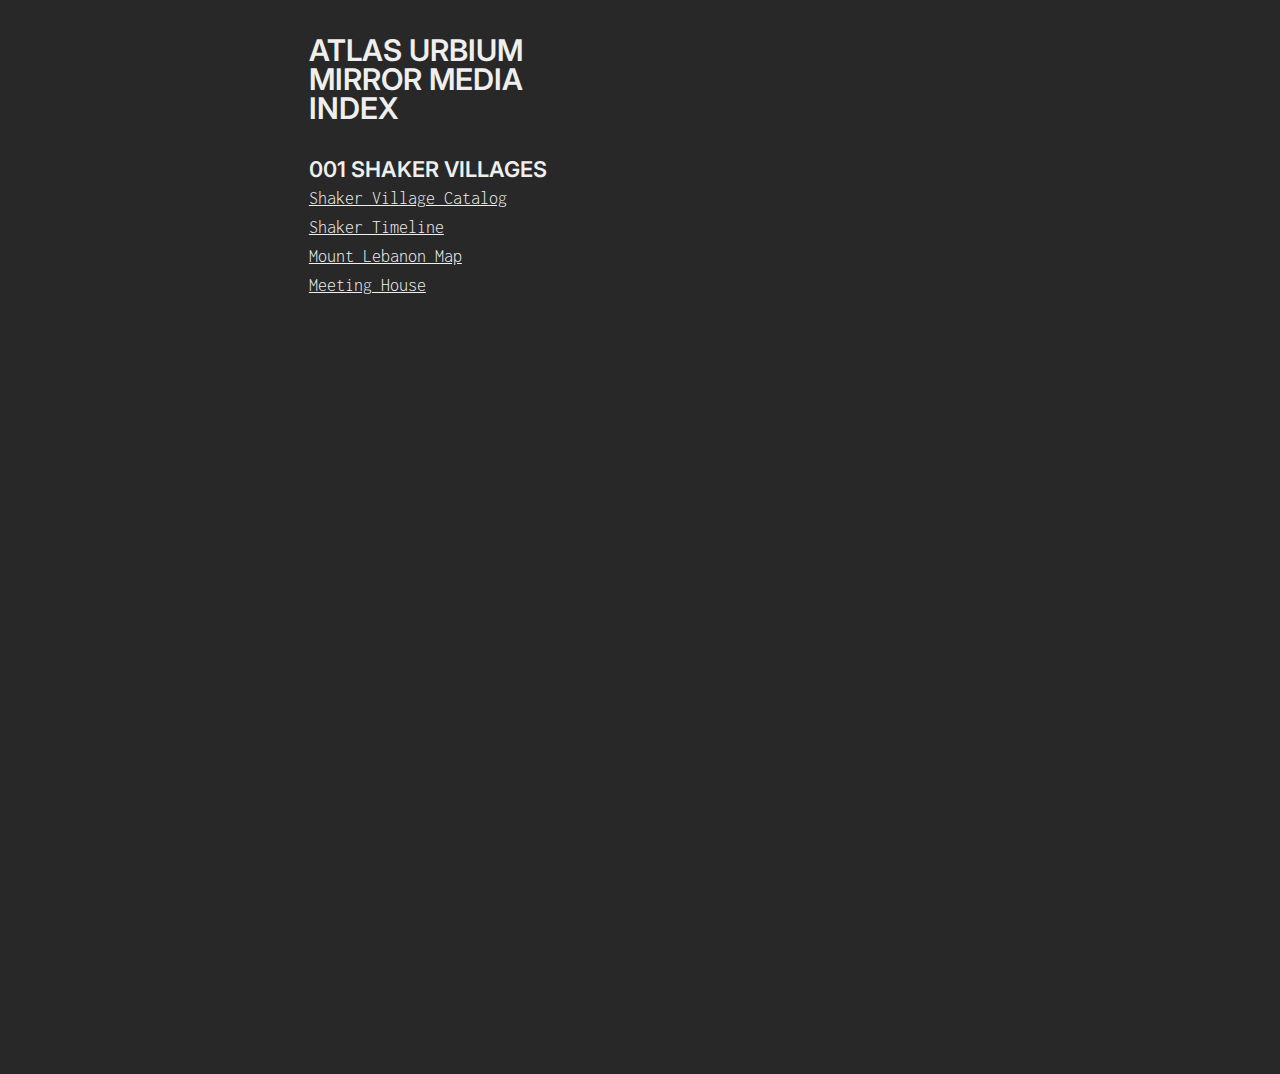
<file: index.html>
<!doctype html>
<html xmlns="http://www.w3.org/1999/xhtml">
<head>
  <title>Atlas Urbium Mirror Media</title>
  <meta name="description" content="An index of the graphics created for Atlas Urbium" />
  <meta http-equiv="author" content="Blue Jo" />
  <meta charset="utf-8" />
  <meta name="viewport" content="width=device-width, initial-scale=1">
  <link rel="preconnect" href="https://fonts.googleapis.com">
  <link rel="preconnect" href="https://fonts.gstatic.com" crossorigin>
  <link href="https://fonts.googleapis.com/css2?family=Inconsolata:wght@300;700&family=Inter:wght@400;600&display=swap" rel="stylesheet">
  <link href="./css/mirror_media.css" type="text/css" rel="stylesheet" />
  <link href="./css/small_block.css" type="text/css" rel="stylesheet" />
  <link href="./css/index.css" type="text/css" rel="stylesheet" />
</head>
<body>
  <div class='grid-container small-block'>
    <div id='block-header'>
      <h2>ATLAS URBIUM<br>MIRROR MEDIA<br>INDEX</h2>
    </div>
    <div id='shaker-villages'>
      <h3>001 SHAKER VILLAGES</h3>
      <ul>
        <li><a href="./001_shaker_villages/shaker_village_catalog.html">Shaker Village Catalog</a></li>
        <li><a href="./001_shaker_villages/shaker_timeline.html">Shaker Timeline</a></li>
        <li><a href="./001_shaker_villages/mount_lebanon_map.html">Mount Lebanon Map</a></li>
        <li><a href="./001_shaker_villages/meetinghouse.html">Meeting House</a></li>
      </ul>
    </div>
  </div>
  <script type='text/javascript' src='../js/mirror_media.js'></script>
</body>
</html>
</file>
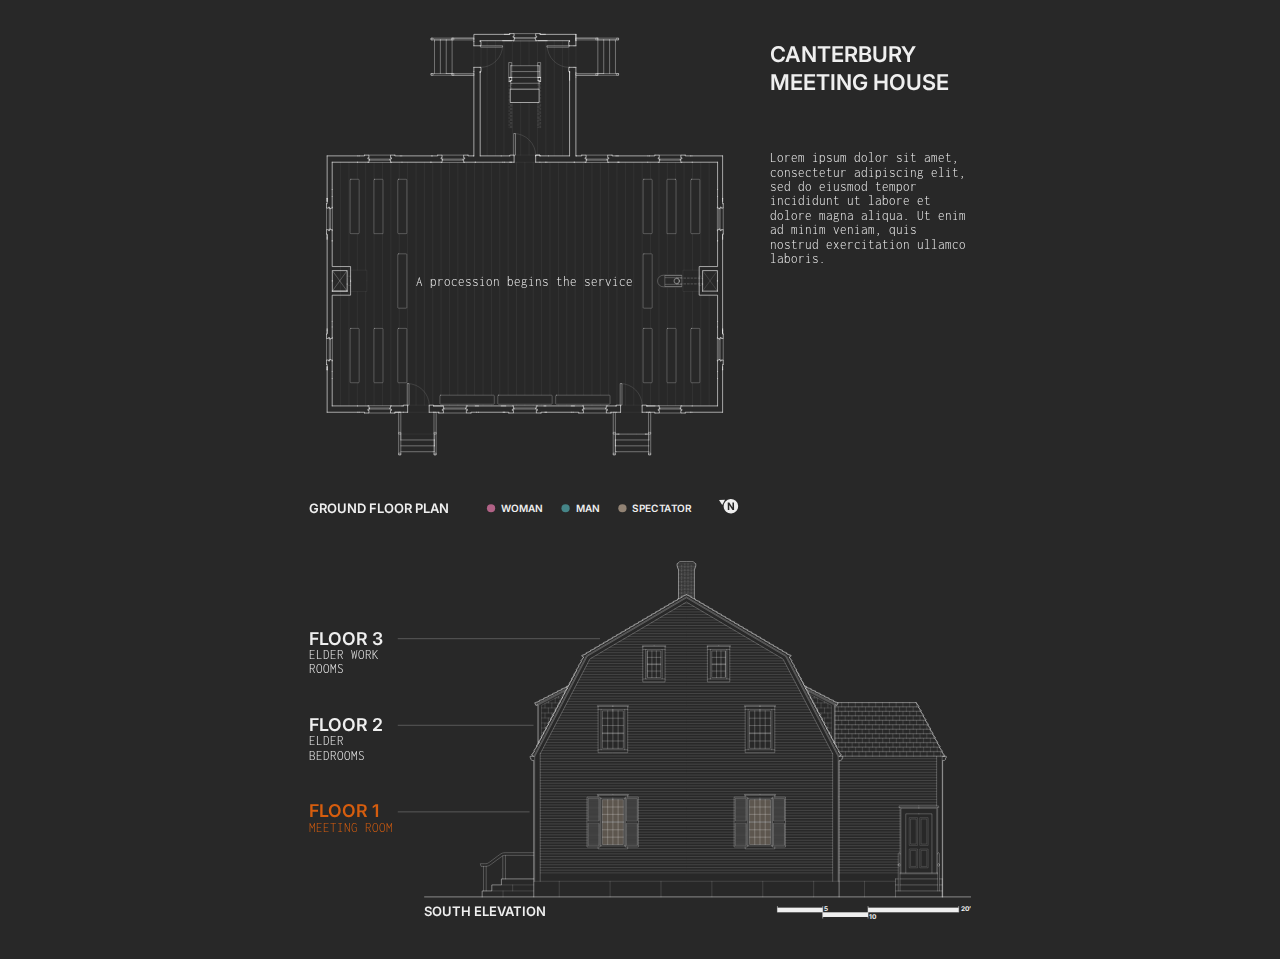
<file: 001_shaker_villages/meetinghouse.html>
<!doctype html>
<html xmlns="http://www.w3.org/1999/xhtml">
<head>
  <title>Canterbury Meeting House</title>
  <meta name="description" content="Animated drawings of the Canterbury Shaker Meeting House" />
  <meta http-equiv="author" content="Blue Jo" />
  <meta charset="utf-8" />
  <meta name="viewport" content="width=device-width, initial-scale=1">
  <link rel="preconnect" href="https://fonts.googleapis.com">
  <link rel="preconnect" href="https://fonts.gstatic.com" crossorigin>
  <link href="https://fonts.googleapis.com/css2?family=Inconsolata:wght@300;700&family=Inter:wght@400;600&display=swap" rel="stylesheet">
  <link href="../css/mirror_media.css" type="text/css" rel="stylesheet" />
  <link href="../css/small_block.css" type="text/css" rel="stylesheet" />
  <link href="./css/meetinghouse.css" type="text/css" rel="stylesheet" />
</head>
<body>
  <div class="grid-container small-block">
    <div id="meetinghouse-container">
      <svg id='meetinghouse' width="100%" height="100%">
      </svg>
  </div>
  <div id='block-header'>
    <h3>CANTERBURY MEETING HOUSE</h3>
  </div>
  <div id='sidebar'>
    <p class='tiny-text'>Lorem ipsum dolor sit amet, consectetur adipiscing elit, sed do eiusmod tempor incididunt ut labore et dolore magna aliqua. Ut enim ad minim veniam, quis nostrud exercitation ullamco laboris.</p>
  </div>
  <div id='plan-title'>
    <h5>GROUND FLOOR PLAN</h5>
  </div>
  <div id='elevation-title'>
    <h5 style='padding-top: 4rem;'>SOUTH ELEVATION</h5>
  </div>
  <div id='floor-button-container' class="button-container">
    <div id='floor-3-button' class='text-button switch'>
      <h4>FLOOR 3</h4>
      <p class='tiny-text'>ELDER WORK ROOMS</p>
    </div>
    <div id='floor-2-button' class='text-button switch'>
      <h4>FLOOR 2</h4>
      <p class='tiny-text'>ELDER BEDROOMS</p>
    </div>
    <div id='floor-1-button' class='text-button switch'>
      <h4>FLOOR 1</h4>
      <p class='tiny-text'>MEETING ROOM</p>
    </div>
  </div>
  <script type="text/javascript" src="../js/jquery-3.6.0.min.js"></script>
  <script type="text/javascript" src="../js/jquery-csv.min.js"></script>
  <script type='text/javascript' src='../js/mirror_media.js'></script>
  <script src="./js/meetinghouse.js"></script>
</body>
</html>
</file>
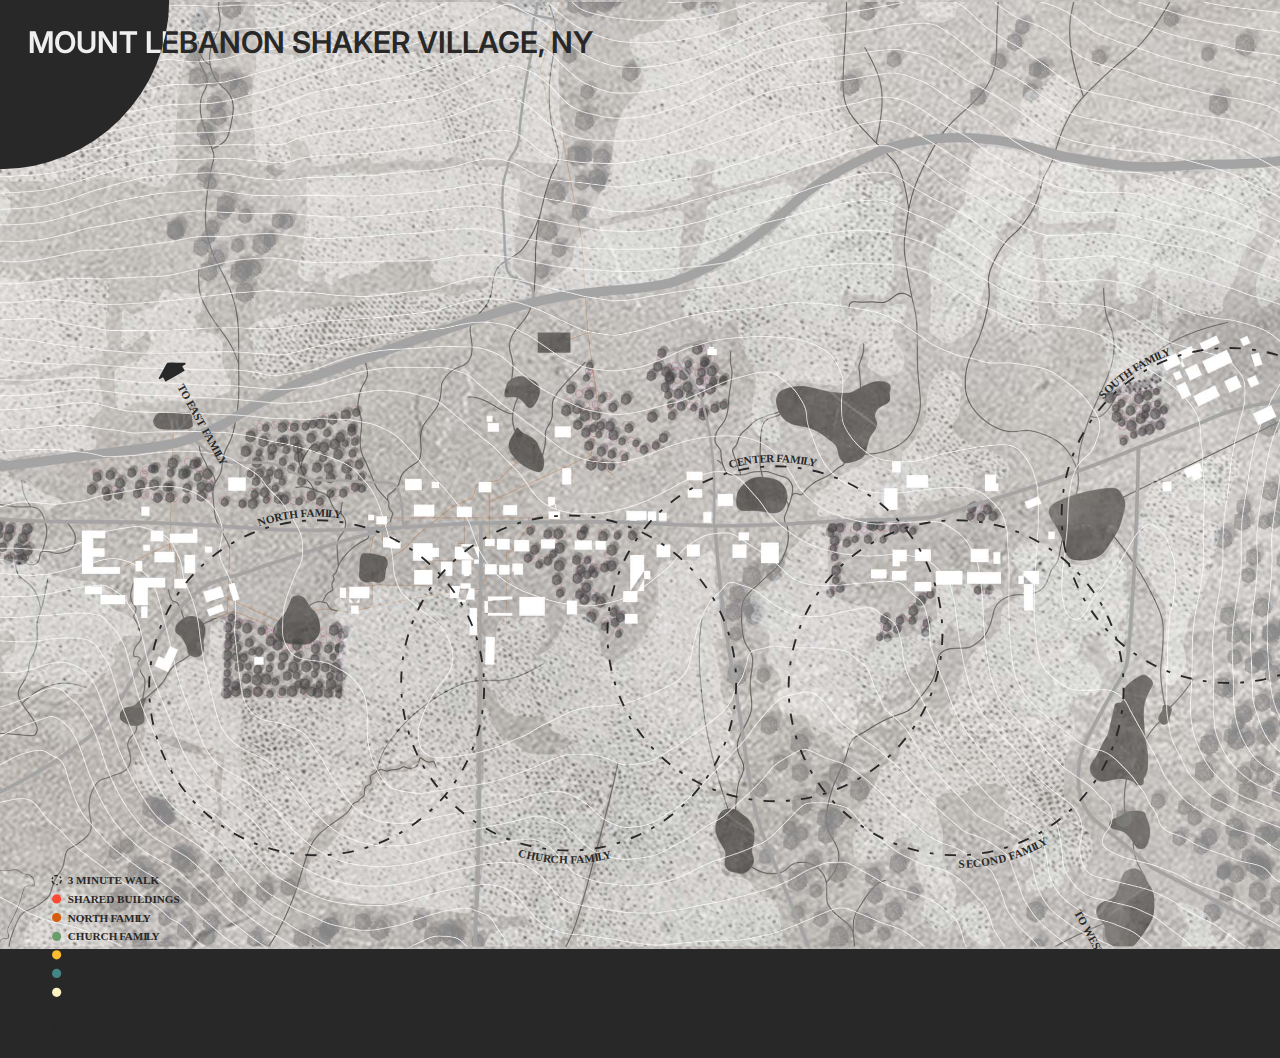
<file: 001_shaker_villages/mount_lebanon_map.html>
<!doctype html>
<html xmlns="http://www.w3.org/1999/xhtml">
<head>
  <title>Mount Lebanon Map</title>
  <meta name="description" content="An interactive map of Mount Lebanon Shaker Village" />
  <meta http-equiv="author" content="Blue Jo" />
  <meta charset="utf-8" />
  <meta name="viewport" content="width=device-width, initial-scale=1">
  <link rel="preconnect" href="https://fonts.googleapis.com">
  <link rel="preconnect" href="https://fonts.gstatic.com" crossorigin>
  <link href="https://fonts.googleapis.com/css2?family=Inconsolata:wght@300;700&family=Inter:wght@400;600&display=swap" rel="stylesheet">
  <link href="../css/mirror_media.css" type="text/css" rel="stylesheet" />
  <link href="../css/large_block.css" type="text/css" rel="stylesheet" />
  <link href="./css/mount_lebanon_map.css" type="text/css" rel="stylesheet" />
</head>
<body>
  <div id="jpg-container" class='image-container noselect' style='z-index: -2'>
    <img src="./img/mount_lebanon_base_map.jpg" width='102%'/>
  </div>
  <div id='svg-container' class='image-container noselect' style='z-index: 10'>
    <svg width="102%" height="100%">
      <mask id="flashlight-mask">
        <rect id='darkness' x='0' y='0' width='100%' height='100%' fill='black' />
        <circle id='flashlight' cx='50' cy='50' r='0' fill='white' />
      </mask>
      <image xlink:href='./img/mount_lebanon_text_layer.svg' width='100%' x='0' y='0'></image>
      <image xlink:href='./img/mount_lebanon_sub_layer.svg' width='100%' x='0' y='0' mask="url(#flashlight-mask)"></image>
      <text class="svg-h2 aboveground-text" x='2.12%' y='5.05%' fill='#282828'>MOUNT LEBANON SHAKER VILLAGE, NY</text>
      <text class="svg-h2 aboveground-text" x='2.12%' y='5.05%' fill='#EFEFEF' mask="url(#flashlight-mask)">MOUNT LEBANON SHAKER VILLAGE, NY</text>
      <text class="click-text underground-text hidden" x='50%' y='96%' fill='#EFEFEF'>CLICK TO SEE BUILDINGS</text>
      <text class="click-text aboveground-text" x='50%' y='96%' fill='#282828'>CLICK TO SEE LAKES, RIVERS, AND PIPES</text>
      <text class="click-text aboveground-text" x='50%' y='96%' fill='#EFEFEF' mask="url(#flashlight-mask)">CLICK TO SEE LAKES, RIVERS, AND PIPES</text>
    </svg>
  </div>
  <!-- <div class="grid-container large-block">
    <div id='f-header'>
      <h2>MOUNT LEBANON SHAKER VILLAGE, NY</h2>
      <h4>SHAKER CENTRAL MINISTRY</h4>
    </div>
  </div> -->
  <script type="text/javascript" src="../js/jquery-3.6.0.min.js"></script>
  <script type="text/javascript" src="../js/jquery-csv.min.js"></script>
  <script type='text/javascript' src='../js/mirror_media.js'></script>
  <script type='text/javascript' src='./js/mount_lebanon_map.js'></script>
</body>
</html>
</file>
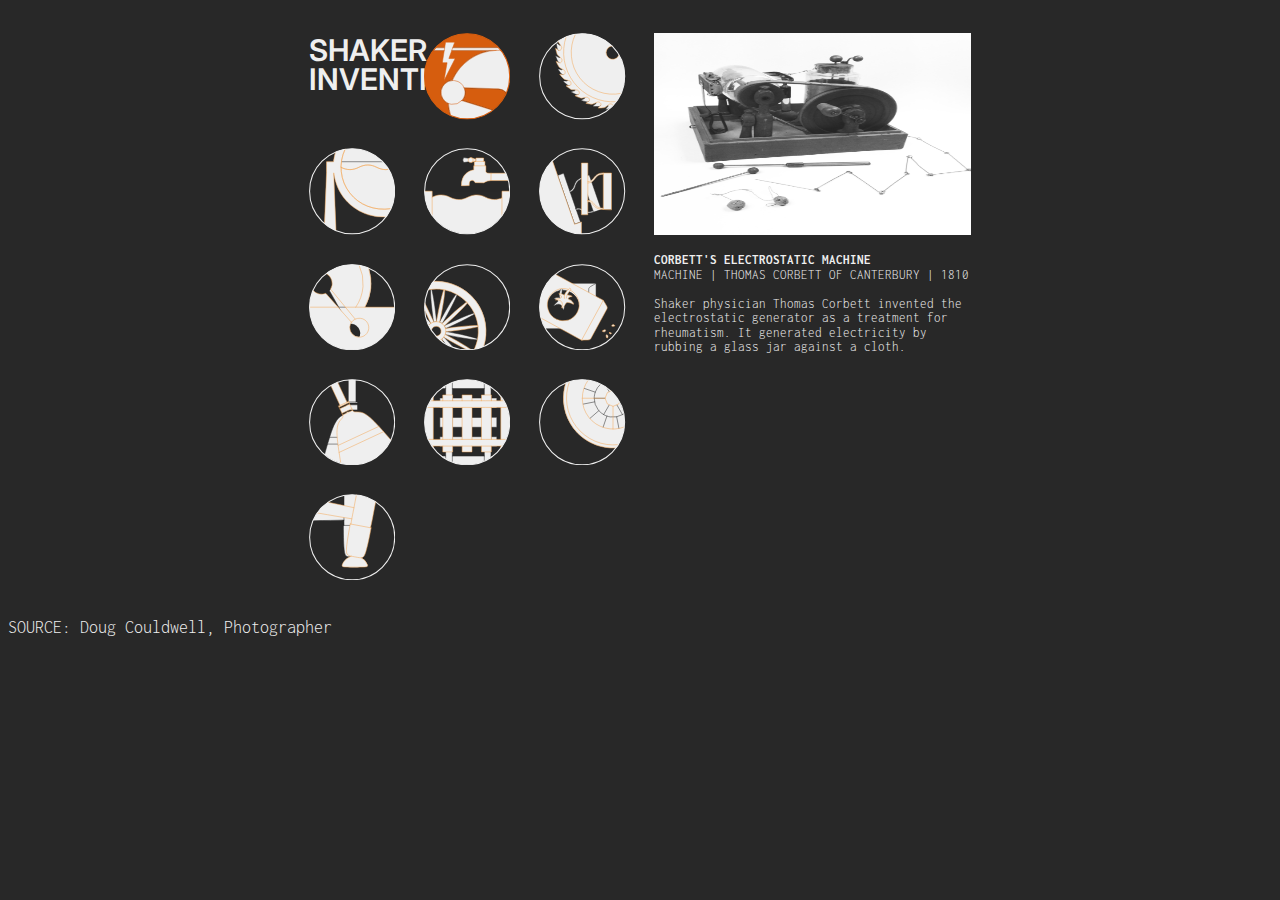
<file: 001_shaker_villages/shaker_invention_catalog.html>
<!doctype html>
<html xmlns="http://www.w3.org/1999/xhtml">
<head>
  <title>Shaker Invention Catalog</title>
  <meta name="description" content="A catalog of Shaker inventions" />
  <meta http-equiv="author" content="Blue Jo" />
  <meta charset="utf-8" />
  <meta name="viewport" content="width=device-width, initial-scale=1">
  <link rel="preconnect" href="https://fonts.googleapis.com">
  <link rel="preconnect" href="https://fonts.gstatic.com" crossorigin>
  <link rel="preload" href="img/invention_catalog/img_01.jpg" as="image">
  <link rel="preload" href="img/invention_catalog/img_02.jpg" as="image">
  <link rel="preload" href="img/invention_catalog/img_03.jpg" as="image">
  <link rel="preload" href="img/invention_catalog/img_04.jpg" as="image">
  <link rel="preload" href="img/invention_catalog/img_05.jpg" as="image">
  <link rel="preload" href="img/invention_catalog/img_06.jpg" as="image">
  <link rel="preload" href="img/invention_catalog/img_07.jpg" as="image">
  <link rel="preload" href="img/invention_catalog/img_08.jpg" as="image">
  <link rel="preload" href="img/invention_catalog/img_09.jpg" as="image">
  <link rel="preload" href="img/invention_catalog/img_10.jpg" as="image">
  <link rel="preload" href="img/invention_catalog/img_11.jpg" as="image">
  <link rel="preload" href="img/invention_catalog/img_12.jpg" as="image">
  <link href="https://fonts.googleapis.com/css2?family=Inconsolata:wght@300;700&family=Inter:wght@400;600&display=swap" rel="stylesheet">
  <link href="../css/mirror_media.css" type="text/css" rel="stylesheet" />
  <link href="../css/small_block.css" type="text/css" rel="stylesheet" />
  <link href="./css/shaker_invention_catalog.css" type="text/css" rel="stylesheet" />
</head>
<body>
  <div class="grid-container small-block">
    <div id="header">
      <h2 id='title'>SHAKER INVENTIONS</h2>
    </div>
    <div id="sidebar">
      <img id='invention-img'>
      <h5 id='invention-name' style='padding-top: 0.5rem;'></h5>
      <p id='invention-metadata' class='tiny-text'></h5>
      <p id='invention-description' class='tiny-text' style='padding-top: 1.1989rem;'></h5>
    </div>
    <div id="icon-01-container" class="icon-container">
    </div>
    <div id="icon-02-container" class="icon-container">
    </div>
    <div id="icon-03-container" class="icon-container">
    </div>
    <div id="icon-04-container" class="icon-container">
    </div>
    <div id="icon-05-container" class="icon-container">
    </div>
    <div id="icon-06-container" class="icon-container">
    </div>
    <div id="icon-07-container" class="icon-container">
    </div>
    <div id="icon-08-container" class="icon-container">
    </div>
    <div id="icon-09-container" class="icon-container">
    </div>
    <div id="icon-10-container" class="icon-container">
    </div>
    <div id="icon-11-container" class="icon-container">
    </div>
    <div id="icon-12-container" class="icon-container">
    </div>
  </div>
  <p id='img_source' class='src-text'></p>
  <script type="text/javascript" src="../js/jquery-3.6.0.min.js"></script>
  <script type="text/javascript" src="../js/jquery-csv.min.js"></script>
  <script type='text/javascript' src='../js/mirror_media.js'></script>
  <script type='text/javascript' src='./js/shaker_invention_catalog.js'></script>
</body>
</html>
</file>
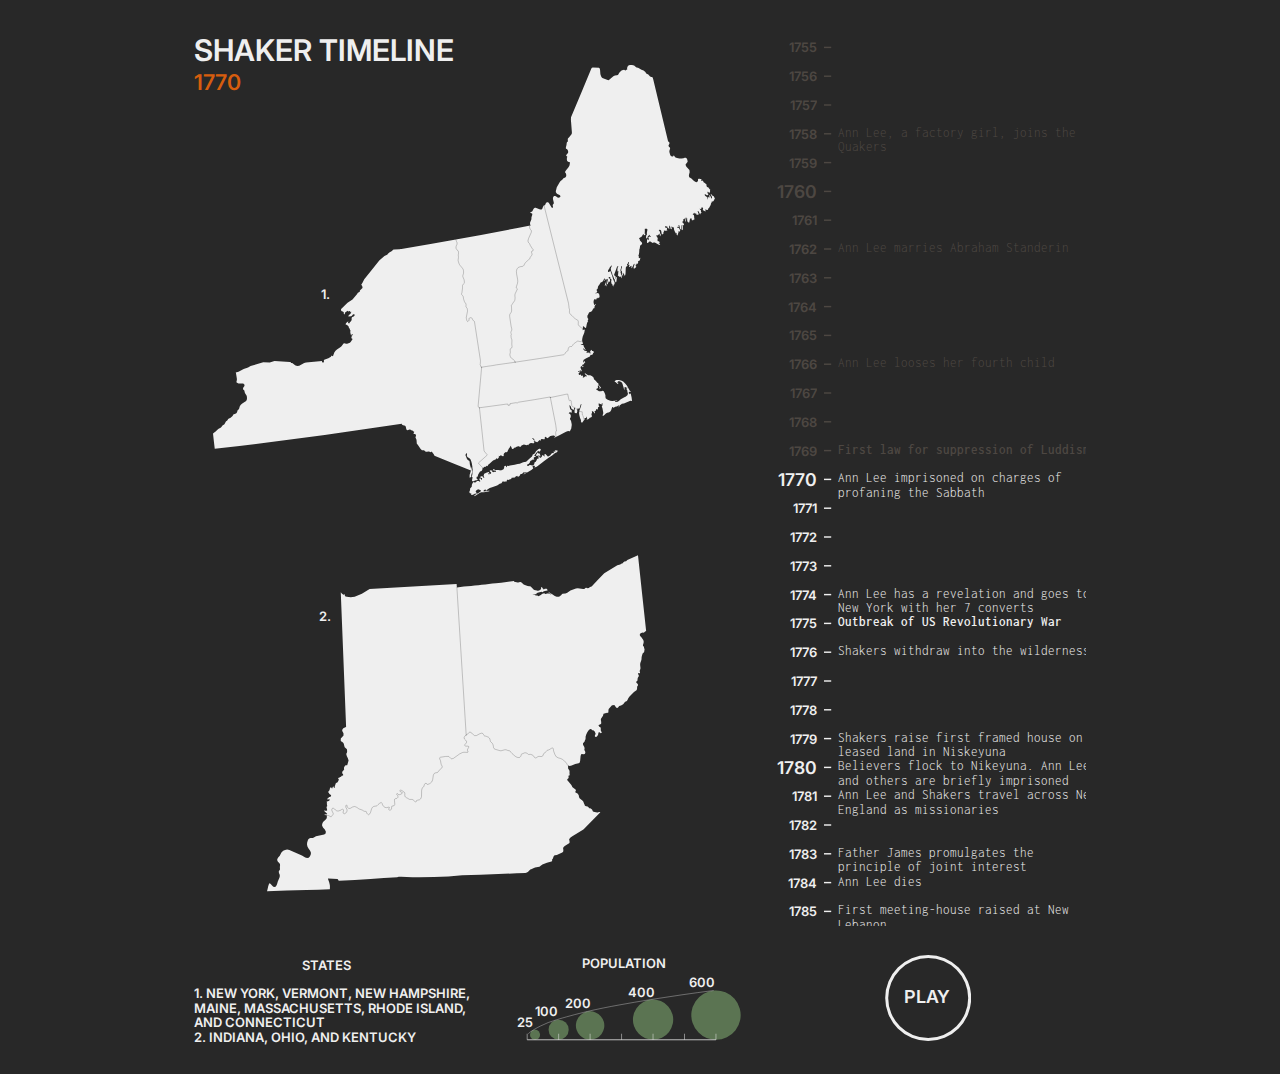
<file: 001_shaker_villages/shaker_timeline.html>
<!doctype html>
<html xmlns="http://www.w3.org/1999/xhtml">
<head>
  <title>Shaker Timeline</title>
  <meta name="description" content="A timeline of Shaker population and events" />
  <meta http-equiv="author" content="Blue Jo" />
  <meta charset="utf-8" />
  <meta name="viewport" content="width=device-width, initial-scale=1">
  <link rel="preconnect" href="https://fonts.googleapis.com">
  <link rel="preconnect" href="https://fonts.gstatic.com" crossorigin>
  <link href="https://fonts.googleapis.com/css2?family=Inconsolata:wght@300;700&family=Inter:wght@400;600&display=swap" rel="stylesheet">
  <link href="../css/mirror_media.css" type="text/css" rel="stylesheet" />
  <link href="../css/medium_block.css" type="text/css" rel="stylesheet" />
  <link href="./css/shaker_timeline.css" type="text/css" rel="stylesheet" />
</head>
<body>
  <div class="grid-container medium-block">
    <div id="state-maps-container">
      <svg id='state-maps' width="100%" height="100%">
        <image xlink:href='./img/state_maps.svg' height='100%' width='100%' x='0' y='0'></image>
        <!--- numbers --->
        <text class="graphic-text" x="24%" y="26%">1.</text>
        <text class="graphic-text" x="24%" y="58%">2.</text>
        <!--- scale --->
        <text class="graphic-text" x="78.5%" y="92.4%">POPULATION</text>
        <text class="graphic-text" x="60.5%" y="98.3%">25</text>
        <text class="graphic-text" x="64.5%" y="97.2%">100</text>
        <text class="graphic-text" x="70.25%" y="96.4%">200</text>
        <text class="graphic-text" x="81.75%" y="95.25%">400</text>
        <text class="graphic-text" x="92.9%" y="94.35%">600</text>
      </svg>
  </div>
  <div id="state-key">
    <p id="states-label" class="graphic-text">STATES<br> </p>
    <p id="states-list" class="graphic-text">
      1. NEW YORK, VERMONT, NEW HAMPSHIRE,<br>
      MAINE, MASSACHUSETTS, RHODE ISLAND,<br>
      AND CONNECTICUT<br>
      2. INDIANA, OHIO, AND KENTUCKY</p>
  </div>
  <div id="block-header">
    <h2>SHAKER TIMELINE</h2>
    <h3 id='date-ticker'>1760</h3>
  </div>
  <div id="sidebar-timeline" class="scrollable">
    <svg id='timeline' width="100%" height="200%"></svg>
  </div>
  <div id="play-button-container" class="button-container">
  </div>
  <script type="text/javascript" src="../js/jquery-3.6.0.min.js"></script>
  <script type="text/javascript" src="../js/jquery-csv.min.js"></script>
  <script type='text/javascript' src='../js/mirror_media.js'></script>
  <script src="./js/shaker_timeline.js"></script>
</body>
</html>
</file>
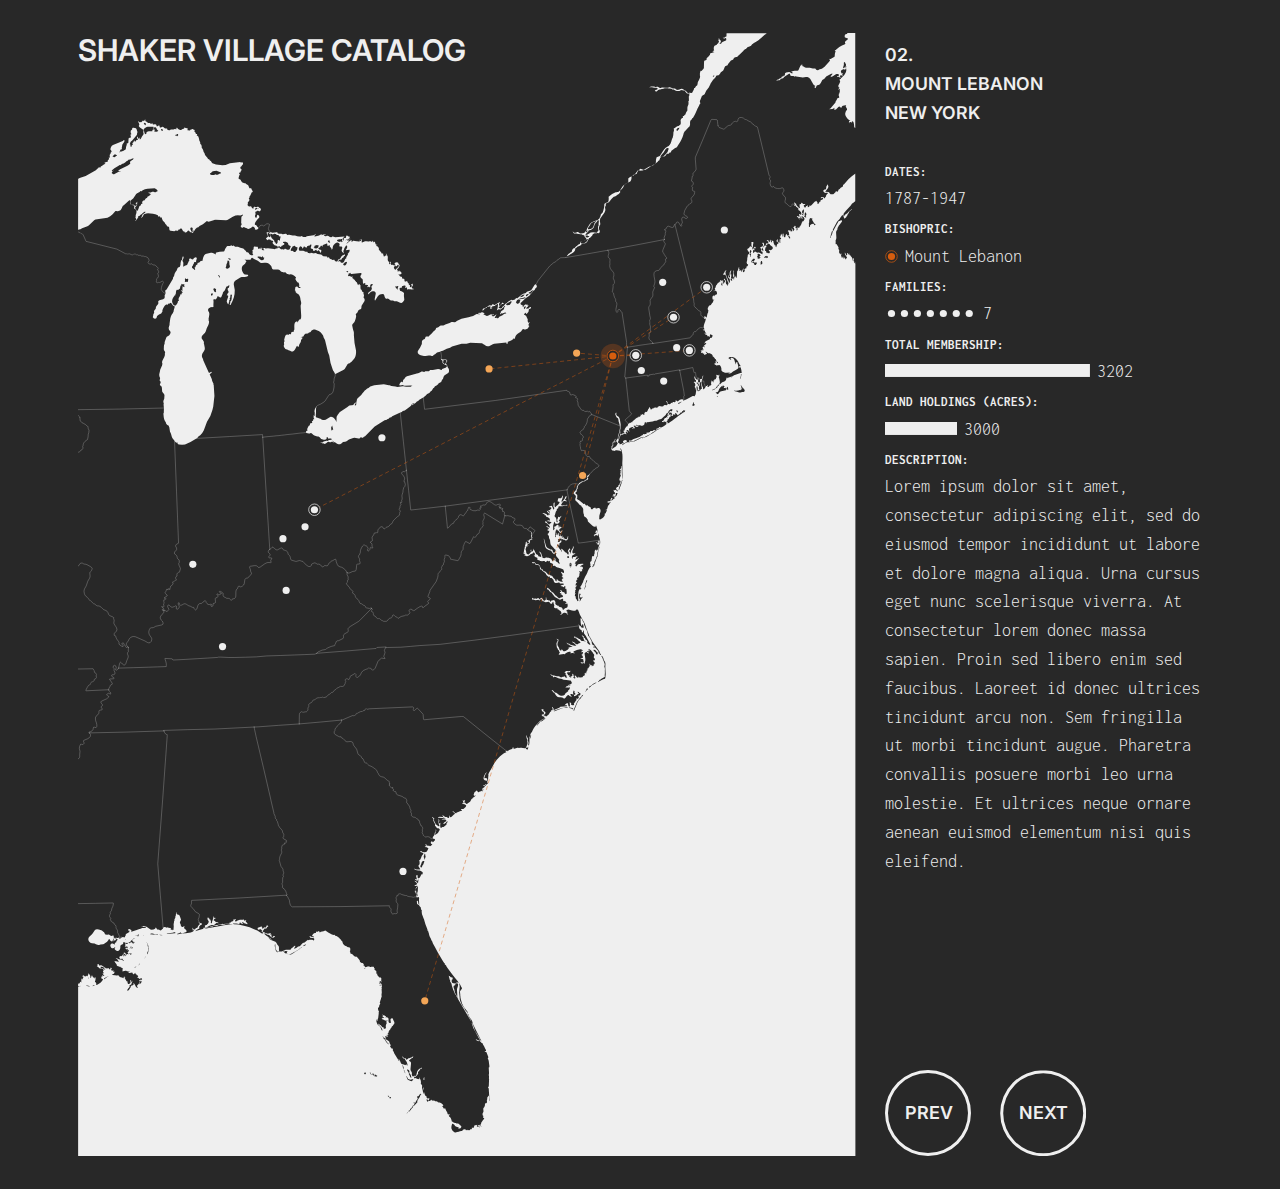
<file: 001_shaker_villages/shaker_village_catalog.html>
<!doctype html>
<html xmlns='http://www.w3.org/1999/xhtml'>
<head>
  <title>Shaker Village Catalog</title>
  <meta name='description' content='A graphic catalog of Shaker settlements' />
  <meta http-equiv='author' content='Blue Jo' />
  <meta charset='utf-8' />
  <meta name='viewport' content='width=device-width, initial-scale=1'>
  <link rel='preconnect' href='https://fonts.googleapis.com'>
  <link rel='preconnect' href='https://fonts.gstatic.com' crossorigin>
  <link href='https://fonts.googleapis.com/css2?family=Inconsolata:wght@300;700&family=Inter:wght@400;600&display=swap' rel='stylesheet'>
  <link href='../css/mirror_media.css' type='text/css' rel='stylesheet' />
  <link href='../css/large_block.css' type='text/css' rel='stylesheet' />
  <link href='./css/shaker_village_catalog.css' type='text/css' rel='stylesheet' />
</head>
<body>
  <div class='grid-container large-block'>
    <div id='us-coast-map-container'>
      <svg id='us-coast-map' width='100%' height='100%'>
        <image xlink:href='./img/us_coast_map.svg' height='100%' width='100%' x='0' y='0'></image>
      </svg>
    </div>
    <div id='block-header'>
      <h2>SHAKER VILLAGE CATALOG</h2>
    </div>
    <div id='sidebar-header'>
      <h4 id='village_name'>02.<br>MOUNT LEBANON<br>NEW YORK</h4>
    </div>
    <div id='sidebar-content'>
      <h5>DATES:</h5>
      <p id='dates'>1770-1950</p>
      <h5>BISHOPRIC:</h5>
      <div class='textContainer'>
        <svg id='bishopricKey' class='barContainer'></svg>
        <p id='bishopric' class='inlineText'>Mount Lebanon</p>
      </div>
      <h5>FAMILIES:</h5>
      <div class='textContainer'>
        <svg id='familyDots' class='barContainer'></svg>
        <p id='families' class='inlineText'>8</p>
      </div>
      <h5>TOTAL MEMBERSHIP:</h5>
      <div class='textContainer'>
        <svg id='membershipBar' class='barContainer'><rect class='bar' width="100%" height="100%" /></svg>
        <p id='membership' class='inlineText'>6521</p>
      </div>
      <h5>LAND HOLDINGS (ACRES):</h5>
      <div class='textContainer'>
        <svg id='landBar' class='barContainer'><rect class='bar' width="100%" height="100%" /></svg>
        <p id='landHoldings' class='inlineText'>4350</p>
      </div>
      <h5>DESCRIPTION:</h5>
      <p id='description'>Lorem ipsum dolor sit amet, consectetur adipiscing elit, sed do eiusmod tempor incididunt ut labore et dolore magna aliqua. Facilisi etiam dignissim diam quis enim lobortis scelerisque. Lacus luctus accumsan tortor posuere ac ut consequat. Eget nulla facilisi etiam dignissim diam quis enim lobortis scelerisque. Nunc eget lorem dolor sed viverra ipsum nunc. Elit eget gravida cum sociis natoque penatibus. Tellus molestie nunc non blandit massa enim. Ipsum consequat nisl vel pretium lectus quam id. Dui faucibus in ornare quam. Ipsum dolor sit amet consectetur adipiscing elit pellentesque habitant. A cras semper auctor neque vitae tempus.</p>
    </div>
    <div id='prev-button-container' class='button-container'>
    </div>
    <div id='next-button-container' class='button-container'>
    </div>
  </div>
  <script type='text/javascript' src='../js/jquery-3.6.0.min.js'></script>
  <script type='text/javascript' src='../js/jquery-csv.min.js'></script>
  <script type='text/javascript' src='../js/mirror_media.js'></script>
  <script type='text/javascript' src='./js/shaker_village_catalog.js'></script>
</body>
</html>
</file>
<file: css/mirror_media.css>
/* Mirror Media CSS

   This stylesheet contains the text and grid styles that align Atlas Urbium's
   graphics with the styles on mirror.xyz */

/* text
   padding and margin are set for baseline text alignment
 */

html {
  color: #efefef;
  background-color: #282828;
}

h1 {
  font-family: "Inter", sans-serif;
  font-weight: 600;
  font-size: 3.36rem;
  line-height: 4rem;
  margin: 0 0 -2.75rem 0;
  padding: 2.75rem 0 0 0;
}

h2 {
  font-family: "Inter", sans-serif;
  font-weight: 600;
  font-size: 2.07rem;
  line-height: 2rem;
  margin: 0 0 -0.22rem 0;
  padding: 0.22rem 0 0 0;
}

h3 {
  font-family: "Inter", sans-serif;
  font-weight: 600;
  font-size: 1.51rem;
  line-height: 2rem;
  margin: 0 0 -0.45rem 0;
  padding: 0.45rem 0 0 0;
}

h4 {
  font-family: "Inter", sans-serif;
  font-weight: 600;
  font-size: 1.23rem;
  line-height: 2rem;
  margin: 0 0 -0.57rem 0;
  padding: 0.57rem 0 0 0;
}

h5 {
  font-family: "Inconsolata", monospace;
  font-weight: 700;
  font-size: 0.9rem;
  line-height: 2rem;
  margin: 0 0 -0.66rem 0;
  padding: 0.66rem 0 0 0;
}

p {
  font-family: "Inconsolata", monospace;
  font-weight: 300;
  font-size: 1.23rem;
  line-height: 2rem;
  margin: 0 0 -0.49rem 0;
  padding: 0.49rem 0 0 0;
}

p.graphic-text {
  font-family: "Inter", sans-serif;
  font-weight: 600;
  font-size: 0.9rem;
  line-height: 1rem;
  margin: 0 0 0 0;
  padding: 0 0 0 0;
}

p.tiny-text {
  font-family: "Inconsolata", monospace;
  font-weight: 300;
  font-size: 0.9rem;
  line-height: 1rem;
  margin: 0 0 -0.1989rem 0;
  padding: 0.1989rem 0 0 0;
}

ol {
  font-family: "Inconsolata", monospace;
  font-weight: 300;
  font-size: 0.9rem;
  line-height: 1rem;
  list-style-position: outside;
  margin: 0 0 -0.1989rem 0;
  padding: 0.1989rem 0 0 0;
}

/* grid */

.grid-container {
  display: grid;
  grid-gap: 2rem;
  justify-content: center;
  align-content: center;
  padding-top: 1.75rem;
  padding-bottom: 1.75rem;
}

.grid-container.large-block {
  grid-template-columns: 1.75rem 6rem 6rem 6rem 6rem 6rem
                         6rem 6rem 6rem 6rem 6rem 1.75rem;
}

.grid-container.medium-block {
  grid-template-columns: 0.8rem 6rem 6rem 6rem 6rem
                         6rem 6rem 6rem 6rem 0.8rem;
}

.grid-container.small-block {
  grid-template-columns: 6rem 6rem 6rem
                         6rem 6rem 6rem;
}

/* buttons */

.button {
  cursor: pointer;
  height: 6rem;
  width: 6rem;
}

.button circle {
  cx: 3rem;
  cy: 3rem;
  r: 2.9rem;
  stroke: #EFEFEF;
  stroke-width: 0.2rem;
  fill: #282828;
}

.button text {
  fill: #EFEFEF;
  font-size: 1.23rem;
  font-family: "Inter";
  font-weight: 600;
  x: 3rem;
  y: 3rem;
  dominant-baseline: middle;
  text-anchor: middle;
}

.text-button {
  display: block;
  cursor: pointer;
  width: 100%;
}

.noselect {
  -webkit-touch-callout: none; /* iOS Safari */
    -webkit-user-select: none; /* Safari */
     -khtml-user-select: none; /* Konqueror HTML */
       -moz-user-select: none; /* Old versions of Firefox */
        -ms-user-select: none; /* Internet Explorer/Edge */
            user-select: none; /* Non-prefixed version, currently
                                  supported by Chrome, Edge, Opera and Firefox */
}
</file>
<file: css/small_block.css>
@media only screen and (max-width: 720px) {
  html {
    font-size: 2vw;
  }
}

@media only screen and (min-width: 720px) {
  html {
    font-size: 14.4px;
  }
}
</file>
<file: css/index.css>
.grid-container {
  grid-template-rows: 6rem 6rem 6rem 6rem 6rem 6rem 6rem 6rem 6rem;
}

#block-header {
  grid-area: 1 / 1 / span 1 / span 6;
}

#shaker-villages {
  grid-area: 2 / 1 / span 2 / span 3;
}

ul {
  font-family: "Inconsolata", monospace;
  font-weight: 300;
  font-size: 1.23rem;
  line-height: 2rem;
  list-style-type: none;
  margin: 0 0 -0.49rem 0;
  padding: 0.49rem 0 0 0;
}

/* unvisited link */
a:link {
  color: #EFEFEF;
}

/* visited link */
a:visited {
  color: #EFEFEF;
}

/* mouse over link */
a:hover {
  color: #f4a657;
}

/* selected link */
a:active {
  color: #d65d0e;
}
</file>
<file: 001_shaker_villages/css/meetinghouse.css>
html {
  background-color: #282828;
}

.grid-container {
  grid-template-rows: 6rem 6rem 6rem 6rem 6rem 6rem 6rem 6rem;
}

h5 {
  font-family: "Inter";
  font-weight: 600;
  line-height: 2rem;
  margin: 0;
  padding: 0;
}

#block-header {
  grid-area: 1 / 5 / span 1 / span 2;
}

#sidebar {
  grid-area: 2 / 5 / span 3 / span 2;
}

#meetinghouse-container {
  grid-area: 1 / 1 / span 8 / span 6;
}

#plan-title {
  grid-area: 5 / 1 / span 1 / span 6;
}

#elevation-title {
  grid-area: 8 / 2 / span 1 / span 2;
}

#floor-button-container {
  grid-area: 6 / 1 / span 3 / span 1;
}

#third-floor {
  display: none;
}

#labelText {
  fill: #efefef;
  font-size: 0.9rem;
  font-family: "Inconsolata";
  font-weight: 300;
  stroke-width: 0;
  dominant-baseline: middle;
  text-anchor: middle;
  -webkit-transition: opacity 1s; /* Safari */
  transition: opacity 1s;
}

#benches {
  -webkit-transition: opacity 1s; /* Safari */
  transition: opacity 1s;
}

#benches-away {
  -webkit-transition: opacity 1s; /* Safari */
  transition: opacity 1s;
}

.path {
  -webkit-transition: opacity 1s; /* Safari */
  transition: opacity 1s;
}

.dot {
  r: 0.25rem;
  -webkit-transition: opacity 1s; /* Safari */
  transition: opacity 1s;
}

.dot.man {
  fill: #458588;
}

.dot.woman {
  fill: #b16286;
}

.dot.spectator {
  fill: #928374;
}

.transparent {
  opacity: 0;
}

.hidden {
  display: none;
}

.text-button {
  padding-top: 0.5rem;
  padding-bottom: 1.5rem;
}
</file>
<file: css/large_block.css>
@media only screen and (max-width: 1280px) {
  html {
    font-size: 1.125vw;
  }
}

@media only screen and (min-width: 1280px) {
  html {
    font-size: 14.4px;
  }
}
</file>
<file: 001_shaker_villages/css/mount_lebanon_map.css>
body {
  margin: 0;
}

.svg-h2 {
  font-family: "Inter", sans-serif;
  font-weight: 600;
  font-size: 2.07rem;
  line-height: 2rem;
}

.grid-container {
  grid-template-rows: 6rem 6rem 6rem 6rem 6rem 6rem 6rem 6rem 6rem;
}

#b-header {
  grid-area: 1 / 1 / span 1 / span 8;
  z-index: -1;
}

#f-header {
  grid-area: 1 / 1 / span 1 / span 8;
  z-index: 11;
}

#f-header h2 {
  color: #282828;
}

#f-header h4 {
  color: #282828;
}

.image-container {
  left: 0;
  right: 0;
  margin: auto;
  position: absolute;
  width: 89.5rem;
  height: 73.5rem;
  overflow: hidden;
  cursor: pointer;
}

.click-text {
  font-size: 1.23rem;
  font-family: "Inter";
  font-weight: 600;
  dominant-baseline: middle;
  text-anchor: middle;
}

.click-text.hidden {
  display: none;
}
</file>
<file: 001_shaker_villages/css/shaker_invention_catalog.css>
.grid-container {
  grid-template-rows: 6rem 6rem 6rem 6rem 6rem;
}

#icon-1-container {
  grid-area: 1 / 1 / span 1 / span 1;
}

#icon-2-container {
  grid-area: 1 / 2 / span 1 / span 1;
}

#icon-3-container {
  grid-area: 1 / 3 / span 1 / span 1;
}

#icon-4-container {
  grid-area: 2 / 1 / span 1 / span 1;
}

#icon-5-container {
  grid-area: 2 / 2 / span 1 / span 1;
}

#icon-6-container {
  grid-area: 2 / 3 / span 1 / span 1;
}

#icon-7-container {
  grid-area: 3 / 1 / span 1 / span 1;
}

#icon-8-container {
  grid-area: 3 / 2 / span 1 / span 1;
}

#icon-9-container {
  grid-area: 3 / 3 / span 1 / span 1;
}

#icon-10-container {
  grid-area: 4 / 1 / span 1 / span 1;
}

#icon-11-container {
  grid-area: 4 / 2 / span 1 / span 1;
}

#icon-12-container {
  grid-area: 4 / 3 / span 1 / span 1;
}

#icon-13-container {
  grid-area: 5 / 1 / span 1 / span 1;
}

#icon-14-container {
  grid-area: 5 / 2 / span 1 / span 1;
}

#icon-15-container {
  grid-area: 5 / 3 / span 1 / span 1;
}

#sidebar {
  grid-area: 1 / 4 / span 5 / span 3;
  width: 100%;
  height: 100%;
  overflow: scroll;
}

#sidebar img {
  width: 22rem;
  height: 14rem;
}

.icon-container svg {
  width: 100%;
  height: 100%;
}
</file>
<file: css/medium_block.css>
@media only screen and (max-width: 1028px) {
  html {
    font-size: 1.4vw;
  }
}

@media only screen and (min-width: 1028px) {
  html {
    font-size: 14.4px;
  }
}
</file>
<file: 001_shaker_villages/css/shaker_timeline.css>
html {
  background-color: #282828;
}

.grid-container {
  grid-template-rows: 6rem 6rem 6rem 6rem 6rem 6rem 6rem 6rem 6rem;
}

#block-header {
  grid-area: 1 / 2 / span 1 / span 5;
  z-index: 3;
}

#state-maps-container {
  grid-area: 1 / 2 / span 9 / span 5;
  z-index: -1;
}

#state-key {
  grid-area: 9 / 2 / span 1 / span 5;
}

#sidebar-timeline {
  grid-area: 1 / 7 / span 8 / span 3;
  overflow-y: hidden;
  overflow-x: hidden;
  width: 100%;
  height: 100%;
}

#sidebar-timeline.scrollable {
  overflow-y: scroll;
}

/* Hide scrollbar for Chrome, Safari and Opera */
#sidebar-timeline::-webkit-scrollbar {
  display: none;
}

/* Hide scrollbar for IE, Edge and Firefox */
#sidebar-timeline {
  -ms-overflow-style: none;  /* IE and Edge */
  scrollbar-width: none;  /* Firefox */
}

#play-button-container {
  grid-area: 9 / 8 / span 1 / span 1;
}

#date-ticker {
  color: #d65d0e;
}

.graphic-text {
  fill: #efefef;
  font-size: 0.9rem;
  font-family: "Inter";
  font-weight: 600;
  dominant-baseline: middle;
  text-anchor: middle;
}

.timeline-date {
  fill: #efefef;
  font-size: 1.23rem;
  font-family: "Inter";
  font-weight: 600;
  stroke-width: 0;
  dominant-baseline: middle;
  text-anchor: end;
}

.timeline-date.small {
  font-size: 0.9rem;
}

.timeline-date.selected {
  fill: #d65d0e;
}

.timeline-date-tick {
  stroke: #efefef;
  stroke-width: 0.1rem;
}

.timeline-event {
  fill: #efefef;
  font-size: 0.9rem;
  font-family: "Inconsolata";
  font-weight: 300;
  stroke-width: 0;
  dominant-baseline: middle;
  text-anchor: start;
  transition: fill 0.15s;
}

.timeline-event.context {
  font-weight: 600;
}

.grayed-out {
  fill: #928374;
  opacity: 0.35;
}

.timeline-date-tick.grayed-out {
  stroke: #928374;
}

.timeline-date-tick.selected {
  fill: #d65d0e;
  stroke: #d65d0e;
}

#states-label {
  margin-top: 0.2rem;
  margin-left: 7.5rem;
}

#states-list {
  margin-top: 1rem;
}

.city {
  fill: #282828;
  stroke-width: 0;
}

.cityPop {
  fill: #8ec07c;
  opacity: .5;
  stroke-width: 0;
}
</file>
<file: 001_shaker_villages/css/shaker_village_catalog.css>
html {
  background-color: #282828;
}

.grid-container {
  grid-template-rows: 6rem 6rem 6rem 6rem 6rem 6rem 6rem 6rem 6rem 6rem;
}

#block-header {
  grid-area: 1 / 2 / span 1 / span 7;
}

#us-coast-map-container {
  grid-area: 1 / 2 / span 10 / span 7;
}

#sidebar-header {
  grid-area: 1 / 9 / span 1 / span 3;
}

#sidebar-content {
  grid-area: 2 / 9 / span 8 / span 3;
}

#prev-button-container {
  grid-area: 10 / 9 / span 1 / span 1;
}

#next-button-container {
  grid-area: 10 / 10 / span 1 / span 1;
}

#grid {
  grid-area: 1 / 2 / span 10 / span 10;
}

.city {
  r: .25rem;
  stroke-width: 0;
  fill: #EFEFEF;
}

.cityCircle {
  r: 0.4rem;
  stroke-width: 0.05rem;
  stroke: #EFEFEF;
  fill: #282828;
}

.capitalStar {
  fill: #EFEFEF;
}

.cityHighlight {
  r: 0.25rem;
  opacity: .25;
  stroke-width: 0;
}

.cityButton {
  r: 0.6rem;
  opacity: 0;
}

.mountLebanon {
  r: 0.5rem;
}

.bishopricSeat {
  r: 0.35rem;
}

.line {
  stroke: #d65d0e;
  stroke-width: 0.05rem;
  stroke-dasharray: 4px, 3px;
/*  stroke-dasharray: 0.5rem, 0.25rem;*/
  animation: dash 5s linear forwards infinite;
  opacity: .65;
  transition: stroke-opacity 1s;
}

.line.hidden {
  stroke-opacity: 0;
}

.textContainer {
  margin: 0 0 -0.49rem 0;
  padding: 0.49rem 0 0 0;
  height: 2rem;
}

.barContainer {
  display: inline-block;
  padding: 0;
  margin: 0 .25rem 0 0;
  width: 0;
  height: 0.9rem;
  overflow: hidden;
  transition: width 0.5s;
}

.bar {
  fill: #EFEFEF;
}

.familyDots {
  width: 200px;
}

.dot {
  fill: #EFEFEF;
  r: .25rem;
}

#bishopricKey {
  width: 0.9rem;
  position: relative;
  top: 0.07rem;
}

#familyDots {
  position: relative;
  top: 0.07rem;
}

.inlineText {
  display: inline-block;
  margin: 0;
  padding: 0;
}

@keyframes dash {
  to {
    stroke-dashoffset: 70;
  }
}
</file>
